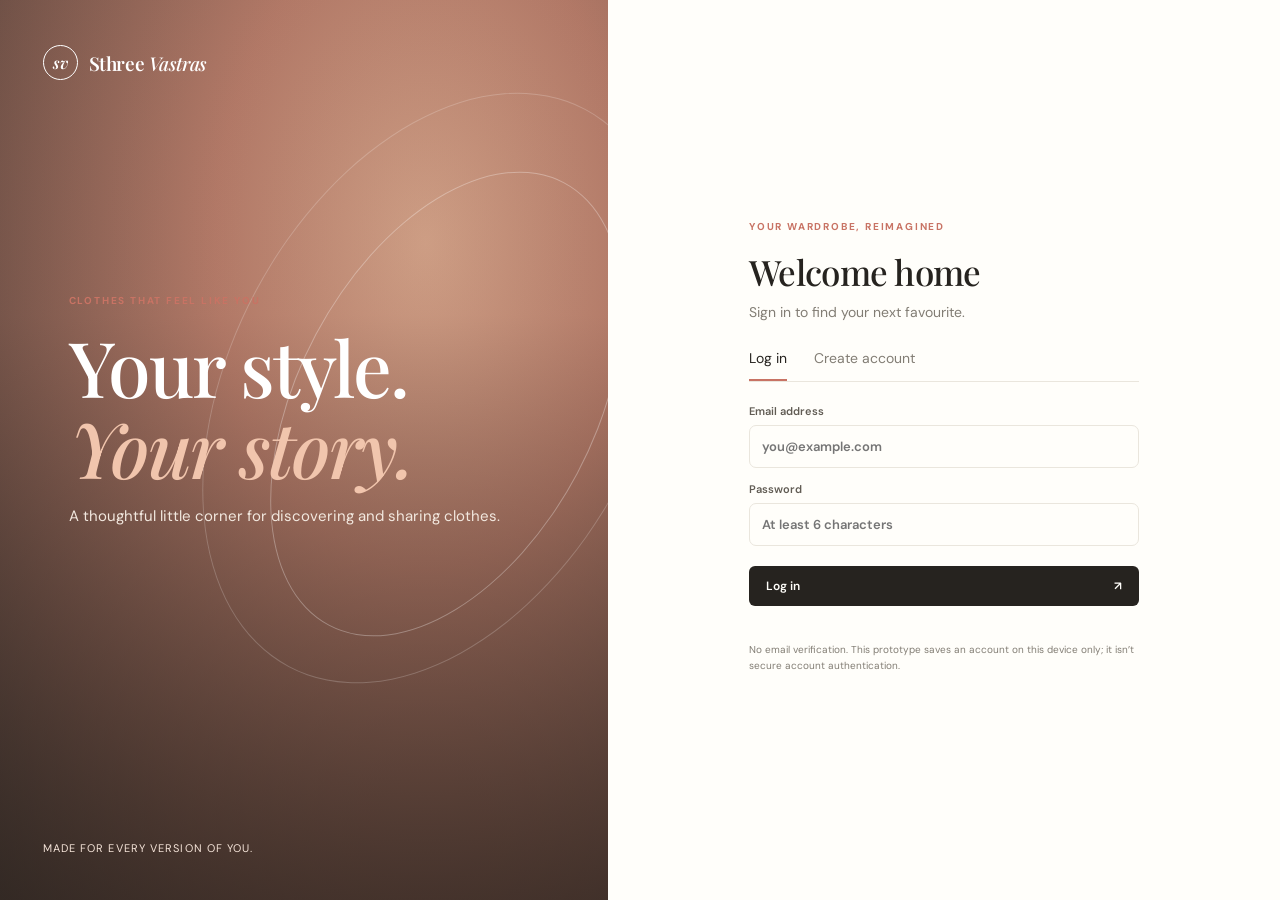
<file: index.html>
<!doctype html><html lang="en"><head><meta charset="utf-8"><meta name="viewport" content="width=device-width,initial-scale=1"><meta name="theme-color" content="#f8f5ef"><title>Sthree Vastras — Dress like you</title><link rel="preconnect" href="https://fonts.googleapis.com"><link rel="preconnect" href="https://fonts.gstatic.com" crossorigin><link href="https://fonts.googleapis.com/css2?family=DM+Sans:wght@400;500;600;700&family=Playfair+Display:wght@500;600;700&display=swap" rel="stylesheet"><link rel="stylesheet" href="styles.css"></head><body>
<div id="auth" class="auth-shell"><div class="auth-art"><div class="brand"><span class="brand-mark">sv</span><span>Sthree <i>Vastras</i></span></div><div class="auth-message"><span class="eyebrow">CLOTHES THAT FEEL LIKE YOU</span><h1>Your style.<br><em>Your story.</em></h1><p>A thoughtful little corner for discovering and sharing clothes.</p></div><span class="art-note">Made for every version of you.</span></div><section class="auth-panel"><div class="mobile-brand brand"><span class="brand-mark">sv</span><span>Sthree <i>Vastras</i></span></div><div class="auth-card"><span class="eyebrow" id="auth-eyebrow">YOUR WARDROBE, REIMAGINED</span><h2 id="auth-title">Welcome home</h2><p class="muted" id="auth-subtitle">Sign in to find your next favourite.</p><div class="auth-tabs"><button class="active" data-mode="login">Log in</button><button data-mode="signup">Create account</button></div><form id="auth-form"><label>Email address<input type="email" name="email" autocomplete="email" required placeholder="you@example.com"></label><label>Password<input type="password" name="password" autocomplete="current-password" minlength="6" required placeholder="At least 6 characters"></label><div id="signup-fields" class="hidden"><label>Phone number<input type="tel" name="phone" autocomplete="tel" placeholder="+91 98765 43210"></label><label>How will you use Sthree Vastras?<select name="role"><option value="shopper">I’m here to shop</option><option value="seller">I’m a seller too</option></select></label></div><button class="button button-dark full" type="submit" id="auth-submit">Log in <span>↗</span></button><p class="form-error" id="auth-error"></p></form><p class="tiny">No email verification. This prototype saves an account on this device only; it isn’t secure account authentication.</p></div></section></div>
<div id="app" class="app-shell hidden"><aside class="sidebar"><div class="brand"><span class="brand-mark">sv</span><span>Sthree <i>Vastras</i></span></div><button class="side-link active" data-page="home"><span>⌂</span> Discover</button><button class="side-link" data-page="for-you"><span>✳</span> For you</button><button class="side-link" data-page="categories"><span>▦</span> Categories</button><button class="side-link" data-page="seller"><span>＋</span> Seller studio</button><button class="side-link" data-page="wallet"><span>◈</span> Wallet & payments</button><div class="sidebar-bottom"><button class="side-link" data-page="settings"><span>⚙</span> Settings</button><button class="side-link" id="logout"><span>↪</span> Log out</button><div class="profile-mini"><span class="avatar" id="avatar">S</span><span><b id="profile-name">Style lover</b><small id="profile-role">Shopper</small></span><span class="dots">···</span></div></div></aside><main class="main"><header class="topbar"><button id="mobile-menu" class="icon-btn" aria-label="Open menu">☰</button><div class="crumb" id="crumb">Discover <span>/</span> Home</div><label class="search"><span>⌕</span><input id="search" placeholder="Search clothes, styles…"><kbd>⌘ K</kbd></label><button class="cart-top" data-page="cart"><span>♧</span><span>Bag</span><b id="cart-count">0</b></button></header><div class="page-content" id="page-content"></div><footer class="site-foot">Sthree Vastras <span>·</span> A local preview hosted on GitHub Pages <span>·</span> No real payments</footer></main></div><div id="toast" class="toast"></div><div id="modal-root"></div><script src="app.js"></script></body></html>
</file>
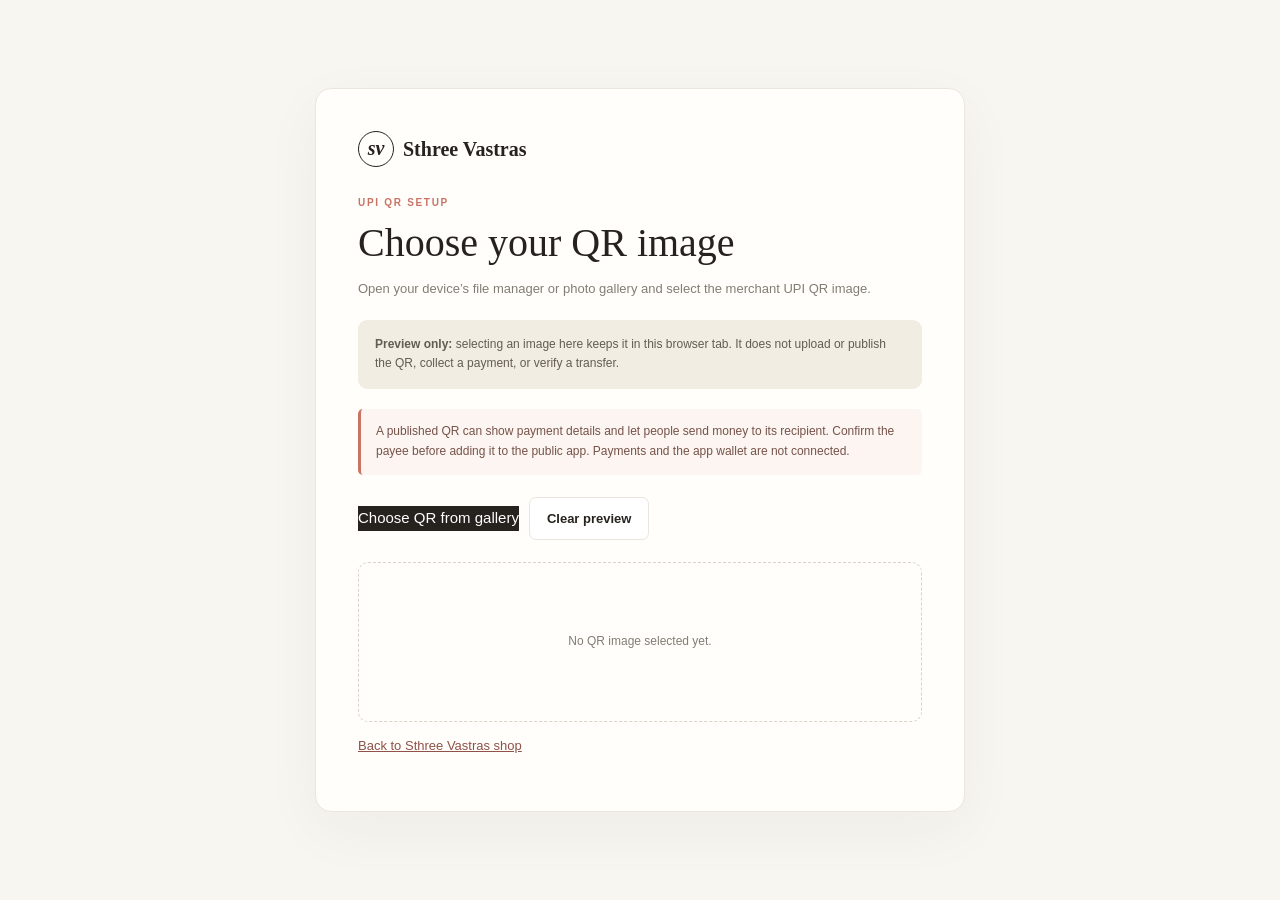
<file: admin-prototype/qr-setup/index.html>
<!doctype html>
<html lang="en">
<head>
<meta charset="utf-8">
<meta name="viewport" content="width=device-width,initial-scale=1">
<meta name="theme-color" content="#f8f6f1">
<title>Sthree Vastras · Choose UPI QR</title>
<style>
:root{--ink:#26231f;--muted:#827d74;--cream:#f8f6f1;--paper:#fffefa;--line:#eae6dd;--rose:#c87364;--green:#687558}
*{box-sizing:border-box}body{margin:0;background:var(--cream);color:var(--ink);font:15px/1.65 Arial,sans-serif;min-height:100vh;display:grid;place-items:center;padding:20px}
main{width:min(650px,100%);background:var(--paper);border:1px solid var(--line);border-radius:16px;padding:clamp(22px,5vw,42px);box-shadow:0 18px 60px #26231f0c}
.brand{font:600 20px Georgia,serif}.brand span{display:inline-grid;place-items:center;width:36px;height:36px;border:1px solid;border-radius:50%;font-style:italic;margin-right:9px}
.eyebrow{font-size:10px;letter-spacing:1.7px;color:var(--rose);font-weight:bold;margin-top:28px}
h1{font:500 clamp(28px,7vw,40px)/1.1 Georgia,serif;margin:10px 0}
p{color:var(--muted);font-size:13px}
.note{margin:20px 0;padding:15px 17px;background:#f2ede3;border-radius:9px;font-size:12px;color:#625c52}
.warning{border-left:3px solid var(--rose);background:#fcf5f1;padding:13px 15px;border-radius:5px;font-size:12px;color:#76534a}
.actions{display:flex;gap:10px;align-items:center;flex-wrap:wrap;margin:22px 0}
button{font:600 13px Arial,sans-serif;border:0;border-radius:7px;padding:13px 17px;cursor:pointer}
.primary{background:var(--ink);color:white}.secondary{background:white;border:1px solid var(--line);color:var(--ink)}
input[type=file]{position:absolute;width:1px;height:1px;opacity:0;overflow:hidden}
.preview{min-height:160px;border:1px dashed #d9d2c8;border-radius:10px;display:grid;place-items:center;padding:18px;text-align:center;color:var(--muted);font-size:12px}
.preview img{max-width:min(100%,340px);max-height:360px;object-fit:contain;background:white;padding:10px;border:1px solid var(--line);border-radius:8px}
.status{font-size:11px;color:var(--green);margin-top:10px}
a{color:#8f5148}
</style>
</head>
<body>
<main>
<div class="brand"><span>sv</span>Sthree Vastras</div>
<div class="eyebrow">UPI QR SETUP</div>
<h1>Choose your QR image</h1>
<p>Open your device’s file manager or photo gallery and select the merchant UPI QR image.</p>
<div class="note"><b>Preview only:</b> selecting an image here keeps it in this browser tab. It does not upload or publish the QR, collect a payment, or verify a transfer.</div>
<div class="warning">A published QR can show payment details and let people send money to its recipient. Confirm the payee before adding it to the public app. Payments and the app wallet are not connected.</div>
<div class="actions">
<label for="qr-file" class="primary">Choose QR from gallery</label>
<input id="qr-file" type="file" accept="image/png,image/jpeg,image/webp">
<button class="secondary" id="clear" type="button">Clear preview</button>
</div>
<div class="preview" id="preview">No QR image selected yet.</div>
<div class="status" id="status" aria-live="polite"></div>
<p><a href="../../">Back to Sthree Vastras shop</a></p>
</main>
<script>
const input=document.querySelector('#qr-file'),preview=document.querySelector('#preview'),status=document.querySelector('#status');
let currentUrl='';
input.addEventListener('change',()=>{
  const file=input.files&&input.files[0];
  if(!file)return;
  if(!['image/png','image/jpeg','image/webp'].includes(file.type)){status.textContent='Please choose a PNG, JPG, or WebP image.';input.value='';return}
  if(file.size>5*1024*1024){status.textContent='Please choose an image smaller than 5 MB.';input.value='';return}
  if(currentUrl)URL.revokeObjectURL(currentUrl);
  currentUrl=URL.createObjectURL(file);
  const img=document.createElement('img');img.alt='Selected UPI QR image preview';img.src=currentUrl;
  preview.replaceChildren(img);
  status.textContent=file.name+' · preview on this device only';
});
document.querySelector('#clear').addEventListener('click',()=>{
  if(currentUrl)URL.revokeObjectURL(currentUrl);
  currentUrl='';input.value='';preview.textContent='No QR image selected yet.';status.textContent='';
});
</script>
</body></html>
</file>
<file: styles.css>
:root{--ink:#26231f;--muted:#827d74;--cream:#f8f6f1;--paper:#fffefa;--line:#eae6dd;--rose:#c87364;--rose-pale:#f6e7e0;--serif:'Playfair Display',Georgia,serif;--sans:'DM Sans',Arial,sans-serif}*{box-sizing:border-box}body{margin:0;background:var(--cream);color:var(--ink);font-family:var(--sans);font-size:14px}button,input,select,textarea{font:inherit}button{cursor:pointer;color:inherit;border:0}button:focus-visible,input:focus-visible,select:focus-visible,textarea:focus-visible{outline:2px solid var(--rose);outline-offset:2px}.hidden{display:none!important}.brand{display:flex;align-items:center;gap:11px;font:600 19px var(--serif);letter-spacing:-.4px}.brand i{font-weight:500}.brand-mark{display:grid;place-items:center;width:35px;height:35px;border:1px solid currentColor;border-radius:50%;font:600 italic 16px var(--serif)}.eyebrow{font-size:10px;font-weight:700;letter-spacing:1.8px;color:var(--rose)}.muted{color:var(--muted)}.tiny{font-size:10px;line-height:1.65;color:var(--muted)}.auth-shell{min-height:100vh;display:grid;grid-template-columns:minmax(350px,.95fr) 1.05fr;background:#fffefa}.auth-art{position:relative;display:flex;flex-direction:column;justify-content:space-between;padding:45px 7%;color:white;background:linear-gradient(0deg,rgba(41,32,27,.68),rgba(41,32,27,.08) 65%),radial-gradient(ellipse at 70% 27%,#dba88d 0,#bd806d 35%,#79574c 74%,#483c37 100%);overflow:hidden}.auth-art:before,.auth-art:after{content:"";position:absolute;border:1px solid rgba(255,255,255,.2);border-radius:50%;width:410px;height:630px;transform:rotate(28deg);left:38%;top:8%}.auth-art:after{width:295px;height:500px;left:49%;top:17%;border-color:rgba(255,255,255,.3)}.auth-art .brand,.auth-message,.art-note{position:relative;z-index:1}.auth-message{margin:0 0 10vh 5%}.auth-message h1{font:500 clamp(48px,6vw,80px)/1.05 var(--serif);letter-spacing:-2px;margin:18px 0}.auth-message h1 em{color:#f1c5ad;font-weight:500}.auth-message p{color:#f2e8df;font-size:15px}.art-note{font-size:11px;letter-spacing:1.1px;text-transform:uppercase;color:#f5e4d9}.auth-panel{display:grid;place-items:center;padding:36px}.auth-card{width:min(390px,100%)}.auth-card h2{font:500 35px var(--serif);margin:14px 0 4px;letter-spacing:-.7px}.auth-card>p{margin-top:8px}.auth-tabs{display:flex;border-bottom:1px solid var(--line);margin:28px 0 22px}.auth-tabs button{padding:0 0 12px;margin-right:27px;background:transparent;color:var(--muted);border-bottom:2px solid transparent}.auth-tabs button.active{color:var(--ink);border-color:var(--rose)}form label,.field{display:block;font-size:11px;font-weight:600;margin:14px 0;color:#615c54}input,select,textarea{display:block;width:100%;margin-top:7px;padding:12px;border:1px solid var(--line);background:#fffefa;border-radius:7px;color:var(--ink);font-size:13px}textarea{min-height:90px;resize:vertical}.button{padding:12px 17px;border-radius:6px;font-size:12px;font-weight:600;transition:.2s}.button-dark{background:var(--ink);color:#fffefa}.button-dark:hover{background:#51483f}.button-light{background:#fffefa;border:1px solid var(--line)}.button-rose{background:var(--rose);color:white}.button.full{width:100%;display:flex;justify-content:space-between;margin-top:20px}.form-error{min-height:14px;color:#a4473c;font-size:11px}.mobile-brand{display:none}.app-shell{min-height:100vh}.sidebar{position:fixed;inset:0 auto 0 0;width:238px;background:#fbfaf6;border-right:1px solid var(--line);padding:27px 18px;display:flex;flex-direction:column;z-index:5}.sidebar .brand{margin:0 0 43px 7px;font-size:17px}.side-link{display:flex;align-items:center;gap:13px;width:100%;padding:12px;margin:3px 0;border-radius:7px;text-align:left;background:transparent;color:#716c64;font-size:12px}.side-link>span:first-child{font-size:17px;width:20px;text-align:center}.side-link:hover,.side-link.active{background:#f2eee6;color:var(--ink)}.side-link.active{font-weight:700}.sidebar-bottom{margin-top:auto}.profile-mini{border-top:1px solid var(--line);padding:18px 4px 0;display:flex;align-items:center;gap:10px;margin-top:12px}.avatar{display:grid;place-items:center;width:32px;height:32px;border-radius:50%;background:var(--rose-pale);color:#884f43;font:500 14px var(--serif)}.profile-mini b,.profile-mini small{display:block;font-size:10px}.profile-mini small{color:var(--muted);margin-top:3px}.dots{margin-left:auto;color:var(--muted);font-size:20px}.main{margin-left:238px;min-height:100vh}.topbar{height:69px;border-bottom:1px solid var(--line);background:rgba(255,254,250,.88);display:flex;align-items:center;padding:0 4.5%;gap:25px;position:sticky;top:0;z-index:4;backdrop-filter:blur(12px)}.crumb{font-size:11px;white-space:nowrap}.crumb span{color:#c7c1b7;margin:0 7px}.search{margin-left:auto;width:min(320px,40%);position:relative}.search span{position:absolute;top:12px;left:12px;font-size:19px;color:#807a71}.search input{margin:0;padding:10px 48px 10px 36px;background:var(--cream);border:0;font-size:11px}.search kbd{position:absolute;right:9px;top:10px;border:1px solid #e2ddd4;border-radius:4px;padding:2px 5px;color:#8b857d;font:9px var(--sans)}.cart-top{display:flex;align-items:center;gap:8px;background:transparent;font-size:11px}.cart-top span:first-child{font-size:18px}.cart-top b{display:grid;place-items:center;background:var(--rose);color:white;font-size:9px;width:17px;height:17px;border-radius:50%}.page-content{max-width:1330px;margin:auto;padding:37px 4.5% 44px;min-height:calc(100vh - 115px)}.site-foot{border-top:1px solid var(--line);padding:16px 4.5%;font-size:9px;color:#9a948b}.site-foot span{padding:0 7px}.hero{min-height:282px;border-radius:9px;position:relative;overflow:hidden;display:flex;align-items:center;padding:38px 5%;color:#fff;background:linear-gradient(90deg,rgba(44,37,33,.82),rgba(44,37,33,.1)),radial-gradient(ellipse at 77% 20%,#e7b89c 0,#c38d76 32%,#927062 56%,#5b5048 100%)}.hero:after{content:"";position:absolute;width:310px;height:420px;border:1px solid rgba(255,255,255,.35);border-radius:50%;right:11%;top:-17%;transform:rotate(26deg);box-shadow:0 0 0 35px rgba(255,255,255,.08),0 0 0 70px rgba(255,255,255,.05)}.hero-copy{z-index:1;max-width:430px}.hero .eyebrow{color:#ffd5c0}.hero h1{font:500 clamp(34px,4vw,50px)/1.1 var(--serif);margin:12px 0}.hero p{font-size:12px;color:#f1e9e3;line-height:1.7;max-width:330px}.hero .button{margin-top:12px;background:#fffefa;color:var(--ink)}.section-head{display:flex;align-items:end;justify-content:space-between;margin:36px 0 17px}.section-head h2{font:500 25px var(--serif);margin:5px 0 0}.section-head p{font-size:11px;color:var(--muted);margin:5px 0 0}.text-button{background:transparent;color:var(--rose);font-size:11px}.category-row{display:grid;grid-template-columns:repeat(5,1fr);gap:12px}.category-card{background:#f2ebe2;border-radius:7px;min-height:87px;padding:15px;display:flex;flex-direction:column;justify-content:space-between;text-align:left;transition:.2s}.category-card:hover{transform:translateY(-2px)}.category-card b{font:500 16px var(--serif)}.category-card span{font-size:10px;color:#867d71}.listing-grid{display:grid;grid-template-columns:repeat(4,minmax(0,1fr));gap:16px}.product-card{min-width:0;cursor:pointer}.product-photo{height:230px;border-radius:7px;background:#eee9e1;position:relative;overflow:hidden}.product-photo img{width:100%;height:100%;object-fit:cover;display:block}.photo-empty{width:100%;height:100%;display:grid;place-items:center;color:#b5a99b;font:italic 20px var(--serif);background:linear-gradient(145deg,#eee9e1,#ded5c9)}.category-pill{position:absolute;top:10px;left:10px;background:rgba(255,254,250,.9);padding:5px 8px;border-radius:4px;font-size:9px}.product-meta{padding:10px 2px}.product-meta h3{font:500 15px var(--serif);margin:0 0 5px;white-space:nowrap;overflow:hidden;text-overflow:ellipsis}.product-meta p{margin:0;color:var(--muted);font-size:10px}.product-meta strong{font-size:12px;display:block;margin-top:8px}.product-card:hover .product-meta h3{color:var(--rose)}.empty-state{border:1px dashed #d9d2c8;padding:42px 18px;text-align:center;border-radius:8px;color:var(--muted)}.empty-state b{display:block;font:500 19px var(--serif);color:var(--ink);margin:6px}.empty-icon{font-size:25px;color:var(--rose)}.info-banner{padding:15px 17px;border-radius:7px;background:#f2ede3;display:flex;gap:12px;align-items:flex-start;font-size:11px;line-height:1.6;color:#625c52;margin:18px 0}.info-banner strong{color:var(--ink)}.panel{background:#fffefa;border:1px solid var(--line);border-radius:8px;padding:22px}.grid-two{display:grid;grid-template-columns:1fr 1fr;gap:17px}.page-title{font:500 33px var(--serif);margin:0 0 6px}.page-intro{margin:0 0 22px;font-size:12px;color:var(--muted);line-height:1.6}.form-grid{display:grid;grid-template-columns:1fr 1fr;gap:0 14px}.form-grid .span-two{grid-column:1/-1}.form-actions{display:flex;gap:9px;margin-top:15px}.settings-grid{max-width:680px}.settings-grid .panel{margin-bottom:15px}.settings-grid h3,.panel h3{font:500 18px var(--serif);margin:0 0 6px}.setting-row{display:grid;grid-template-columns:1fr 1.1fr;align-items:center;gap:20px;padding:12px 0;border-bottom:1px solid #f1eee8;font-size:11px}.setting-row:last-child{border:0}.setting-row select,.setting-row input{margin:0}.product-detail{display:grid;grid-template-columns:1fr 1fr;gap:35px}.detail-image{height:min(64vh,570px);min-height:360px;border-radius:8px;overflow:hidden;background:#eee9e1}.detail-image img{width:100%;height:100%;object-fit:cover}.detail-body{padding:12px 0}.detail-body h1{font:500 37px var(--serif);margin:10px 0}.detail-price{font-size:20px;font-weight:600;margin:16px 0}.detail-description{font-size:12px;line-height:1.8;color:#716b62}.detail-actions{display:flex;gap:10px;margin:25px 0}.detail-actions button{flex:1}.review{border-top:1px solid var(--line);padding:15px 0}.review b{font-size:11px}.review span{color:#bf8d4d;font-size:11px}.review p{font-size:11px;color:var(--muted)}.cart-row{display:grid;grid-template-columns:76px 1fr auto;align-items:center;gap:14px;border-bottom:1px solid var(--line);padding:13px 0}.cart-row .product-photo{height:82px}.cart-row h3{font:500 15px var(--serif);margin:0 0 5px}.cart-row p{font-size:10px;color:var(--muted)}.remove-button{font-size:10px;color:#a65f52;background:none}.cart-total{display:flex;justify-content:space-between;padding:18px 0;font-size:14px;font-weight:600}.toast{position:fixed;bottom:22px;left:50%;transform:translate(-50%,20px);background:#2d2925;color:white;padding:12px 18px;border-radius:6px;font-size:11px;opacity:0;pointer-events:none;transition:.25s;z-index:10}.toast.show{opacity:1;transform:translate(-50%,0)}.modal-backdrop{position:fixed;inset:0;background:#1b1714a8;z-index:8;display:grid;place-items:center;padding:20px}.modal{max-width:430px;width:100%;background:#fffefa;border-radius:10px;padding:26px}.modal-head{display:flex;justify-content:space-between;align-items:start}.modal h2{font:500 26px var(--serif);margin:0}.close-modal{background:none;font-size:21px;color:var(--muted)}.modal p{font-size:12px;line-height:1.7;color:var(--muted)}.wallet-card{padding:24px;border-radius:9px;color:white;background:linear-gradient(135deg,#656a55,#393d33)}.wallet-card .eyebrow{color:#dfd7b8}.wallet-card h2{font:500 32px var(--serif);margin:17px 0 4px}.wallet-card p{font-size:10px;color:#e7e6d9}.category-filter{display:flex;gap:7px;flex-wrap:wrap;margin:16px 0 22px}.filter-chip{border:1px solid var(--line);border-radius:20px;padding:8px 13px;background:#fffefa;color:#69645c;font-size:10px}.filter-chip.active{background:var(--ink);color:white;border-color:var(--ink)}#mobile-menu{display:none}
@media(max-width:1050px){.sidebar{width:205px}.main{margin-left:205px}.listing-grid{grid-template-columns:repeat(3,minmax(0,1fr))}.product-photo{height:210px}.topbar{gap:15px}.crumb{display:none}}
@media(max-width:760px){.auth-shell{display:block}.auth-art{display:none}.auth-panel{min-height:100vh;display:flex;flex-direction:column;justify-content:flex-start;padding:22px}.mobile-brand{display:flex;margin-bottom:35px}.auth-card{margin:auto 0}.sidebar{transform:translateX(-100%);transition:.25s;width:260px;box-shadow:8px 0 30px #0001}.sidebar.open{transform:translateX(0)}.main{margin-left:0}.topbar{height:60px;padding:0 16px;gap:12px}.topbar #mobile-menu{display:block;background:transparent;font-size:18px}.search{width:auto;flex:1}.search kbd{display:none}.cart-top span:nth-child(2){display:none}.page-content{padding:24px 16px 35px}.hero{min-height:260px;padding:28px 7%}.hero:after{right:-24%;opacity:.65}.hero-copy{max-width:300px}.hero h1{font-size:39px}.category-row{grid-template-columns:repeat(2,1fr)}.category-card:last-child{display:none}.listing-grid{grid-template-columns:repeat(2,minmax(0,1fr));gap:13px}.product-photo{height:clamp(155px,54vw,260px)}.section-head{margin:27px 0 14px}.section-head h2{font-size:22px}.page-title{font-size:29px}.grid-two,.product-detail{grid-template-columns:1fr}.detail-image{height:65vw;min-height:270px}.detail-body h1{font-size:30px}.form-grid{grid-template-columns:1fr}.form-grid .span-two{grid-column:auto}.setting-row{grid-template-columns:1fr;gap:7px}.site-foot{padding:14px 16px;line-height:1.8}.cart-row{grid-template-columns:63px 1fr auto}.cart-row .product-photo{height:67px}}
</file>
